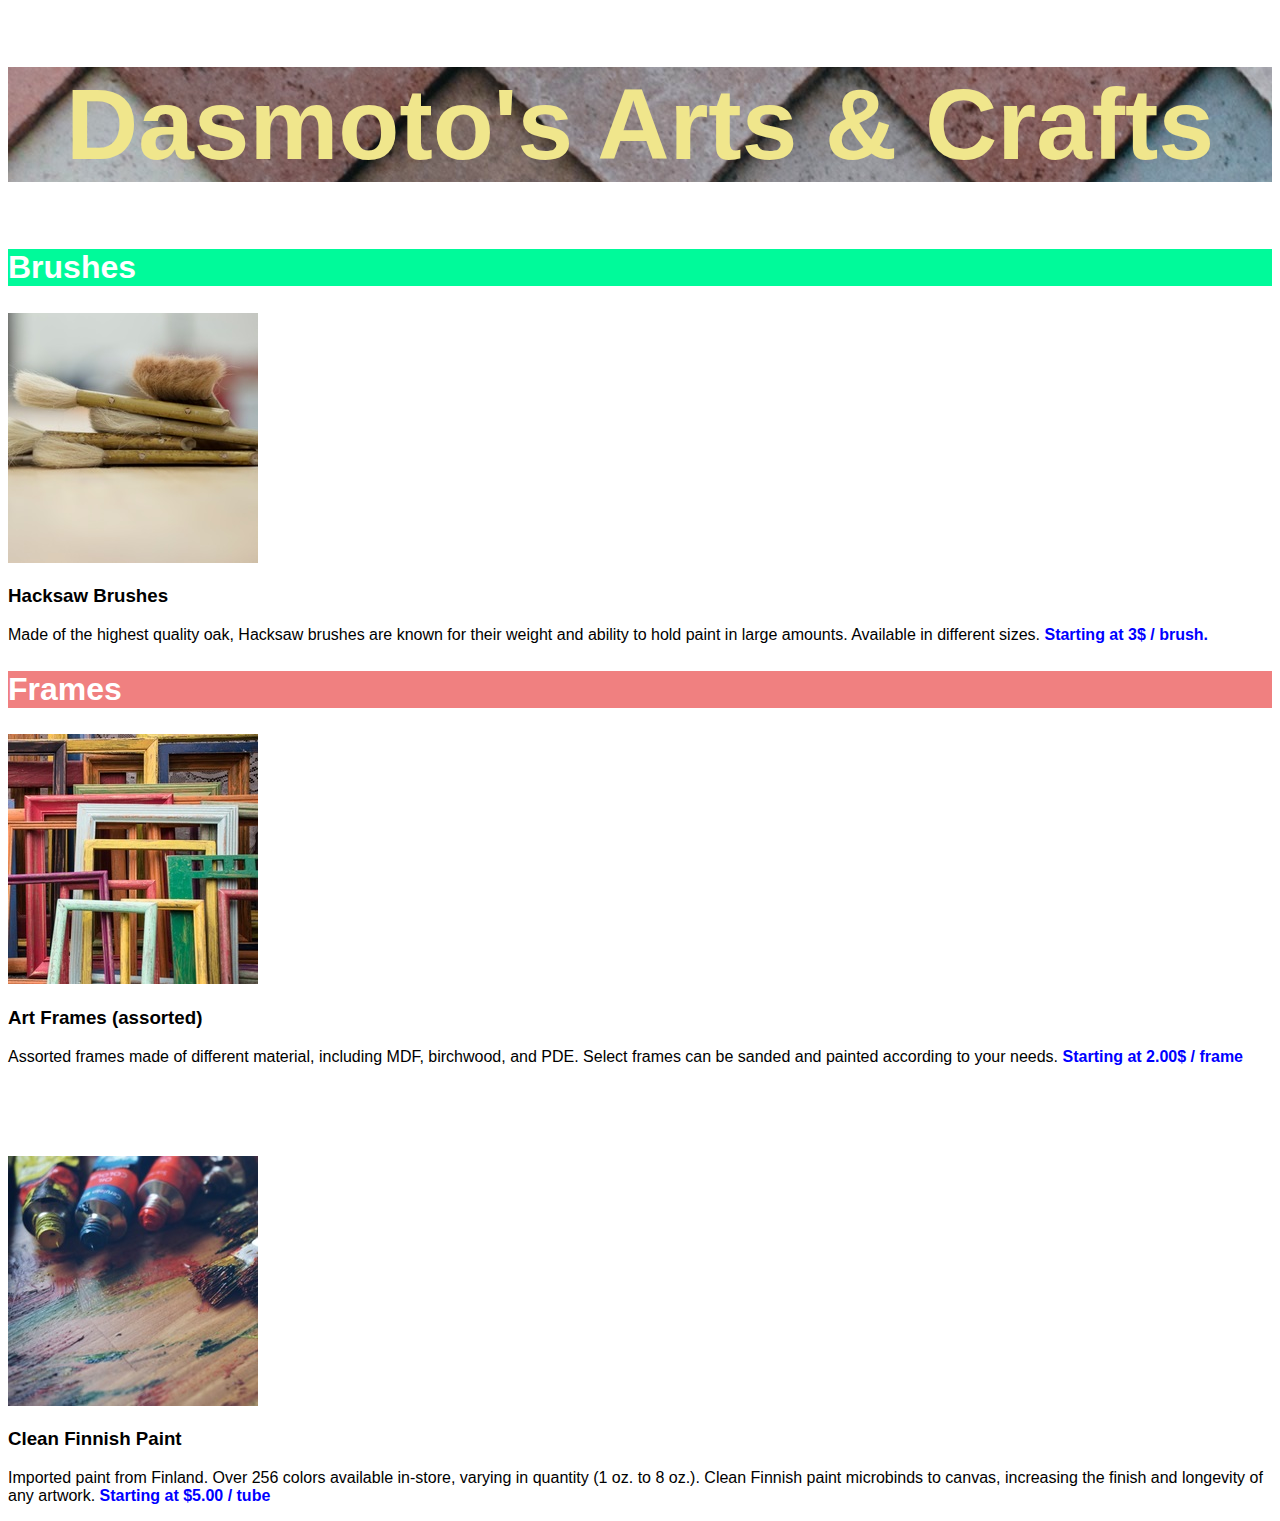
<file: Arts&Crafts/index.html>
<!DOCTYPE html>
<html lang="en">
<head>
    <meta charset="UTF-8">
    <meta name="viewport" content="width=device-width, initial-scale=1.0">
    <title>Dasmoto's Arts & Crafts</title>
    <link rel="stylesheet" href="index.css">
</head>
<body>
    <h1>Dasmoto's Arts & Crafts</h1>

    <div class="item">
        <h2 id="brush">Brushes</h2>
        <img src="/Arts&Crafts/images/hacksaw.jpeg"/>
        <h3>Hacksaw Brushes</h3>
        <p>Made of the highest quality oak, Hacksaw brushes are known for their weight and ability to hold paint in large amounts. Available in different sizes. <span class="price">Starting at 3$ / brush.</span></p>
    </div>

    <div class="item">
        <h2 id="frame">Frames</h2>
        <img src="/Arts&Crafts/images/frames.jpeg"/>
        <h3>Art Frames (assorted)</h3>
        <p>Assorted frames made of different material, including MDF, birchwood, and PDE. Select frames can be sanded and painted according to your needs. <span class="price">Starting at 2.00$ / frame</span></p>
    </div>

    <div class="item">
        <h2 id="Paint">Paint</h2>
        <img src="/Arts&Crafts/images/finnish.jpeg"/>
        <h3>Clean Finnish Paint</h3>
        <p>Imported paint from Finland. Over 256 colors available in-store, varying in quantity (1 oz. to 8 oz.). Clean Finnish paint microbinds to canvas, increasing the finish and longevity of any artwork. <span class="price">Starting at $5.00 / tube</span></p>
    </div>
</body>
</html>
</file>
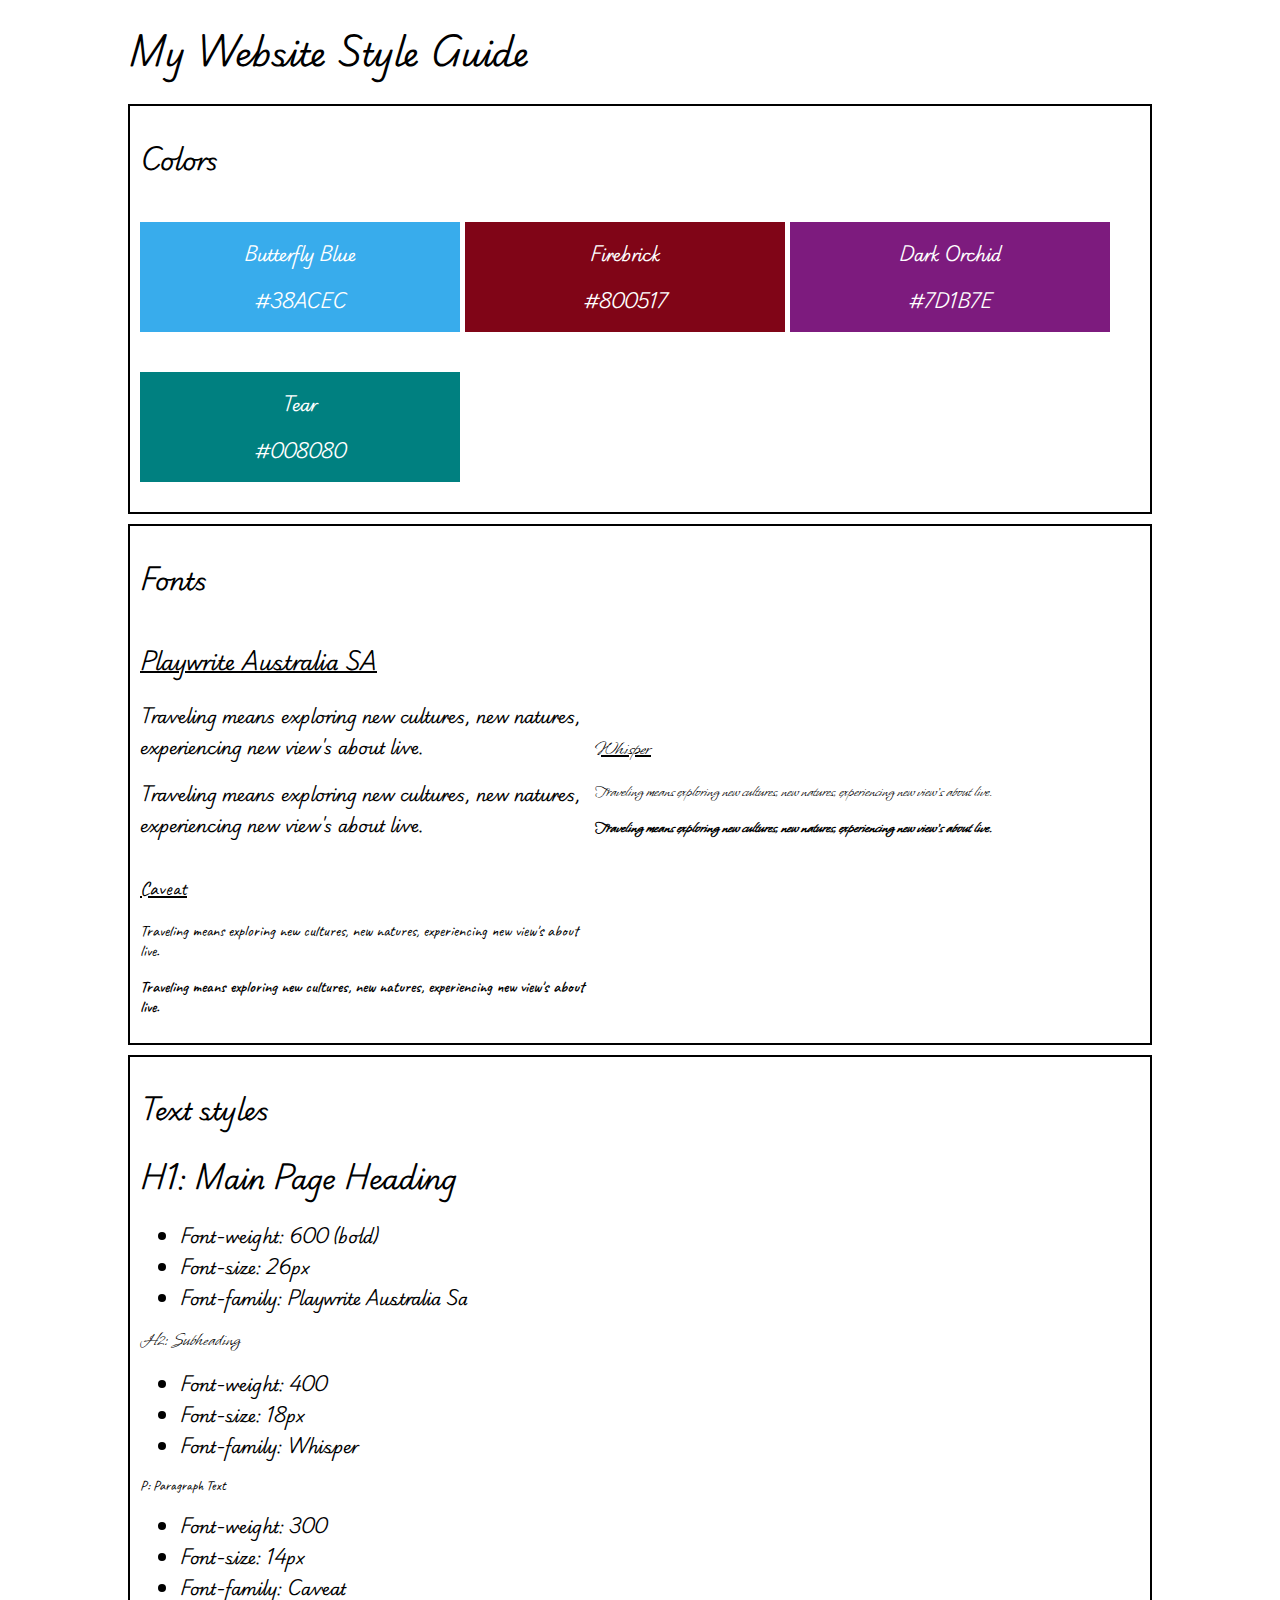
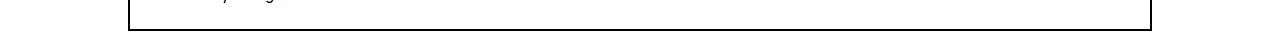
<file: Challenges/Challenge Project: Build a Website Design System/index.html>
<!DOCTYPE html>
<html lang="en">
<head>
    <meta charset="UTF-8">
    <meta name="viewport" content="width=device-width, initial-scale=1.0">
    <link href="https://fonts.googleapis.com/css2?family=Playwrite+AU+SA&display=swap" rel="stylesheet">
    <link href="https://fonts.googleapis.com/css2?family=Whisper&display=swap" rel="stylesheet">
    <link href="https://fonts.googleapis.com/css2?family=Caveat:wght@400..700&display=swap" rel="stylesheet">
    <link rel="stylesheet" href="./style.css">
    <title>Website Style Guide</title>
</head>
<body>
    <h1>My Website Style Guide</h1>

    <div class="container">
        <h2>Colors</h2>
        <div class="color-container">
            <div class="color-panel butterfly-blue">
                <p class="color-label">Butterfly Blue</p>
                <p class="color-hex">#38ACEC</p>
            </div>
            <div class="color-panel firebrick">
                <p class="color-label">Firebrick</p>
                <p class="color-hex">#800517</p>
            </div>
            <div class="color-panel dark-orchid">
                <p class="color-label">Dark Orchid</p>
                <p class="color-hex">#7D1B7E</p>
            </div>
            <div class="color-panel teal">
                <p class="color-label">Tear</p>
                <p class="color-hex">#008080</p>
            </div>
        </div>
    </div>

    <div class="container">
        <h2>Fonts</h2>
        <div class="font-container">
            <div class="font-panel">
                <p class="font-label playwrite-australia-sa">Playwrite Australia SA</p>
                <p class="regular playwrite-australia-sa">Traveling means exploring new cultures, new natures, experiencing new view's about live.</p>
                <p class="bold playwrite-australia-sa">Traveling means exploring new cultures, new natures, experiencing new view's about live.</p>
            </div>
            <div class="font-panel">
                <p class="font-label whisper">Whisper</p>
                <p class="regular whisper">Traveling means exploring new cultures, new natures, experiencing new view's about live.</p>
                <p class="bold whisper">Traveling means exploring new cultures, new natures, experiencing new view's about live.</p>
            </div>
            <div class="font-panel">
                <p class="font-label caveat">Caveat</p>
                <p class="regular caveat">Traveling means exploring new cultures, new natures, experiencing new view's about live.</p>
                <p class="bold caveat">Traveling means exploring new cultures, new natures, experiencing new view's about live.</p>
            </div>
        </div>
    </div>
    <div class="container">
        <h2>Text styles</h2>
        <div class="text-container">
            <div class="text-panel">
                <h1>H1: Main Page Heading</h1>
                <ul>
                    <li>Font-weight: 600 (bold)</li>
                    <li>Font-size: 26px</li>
                    <li>Font-family: Playwrite Australia Sa</li>
                </ul>
            </div>
            <div class="text-panel">
                <h2>H2: Subheading</h2>
                <ul>
                    <li>Font-weight: 400</li>
                    <li>Font-size: 18px</li>
                    <li>Font-family: Whisper</li>
                </ul>
            </div>
            <div class="text-panel">
                <p>P: Paragraph Text</p>
                <ul>
                    <li>Font-weight: 300</li>
                    <li>Font-size: 14px</li>
                    <li>Font-family: Caveat</li>
                </ul>
            </div>
        </div>
    </div>
</body>
</html>
</file>
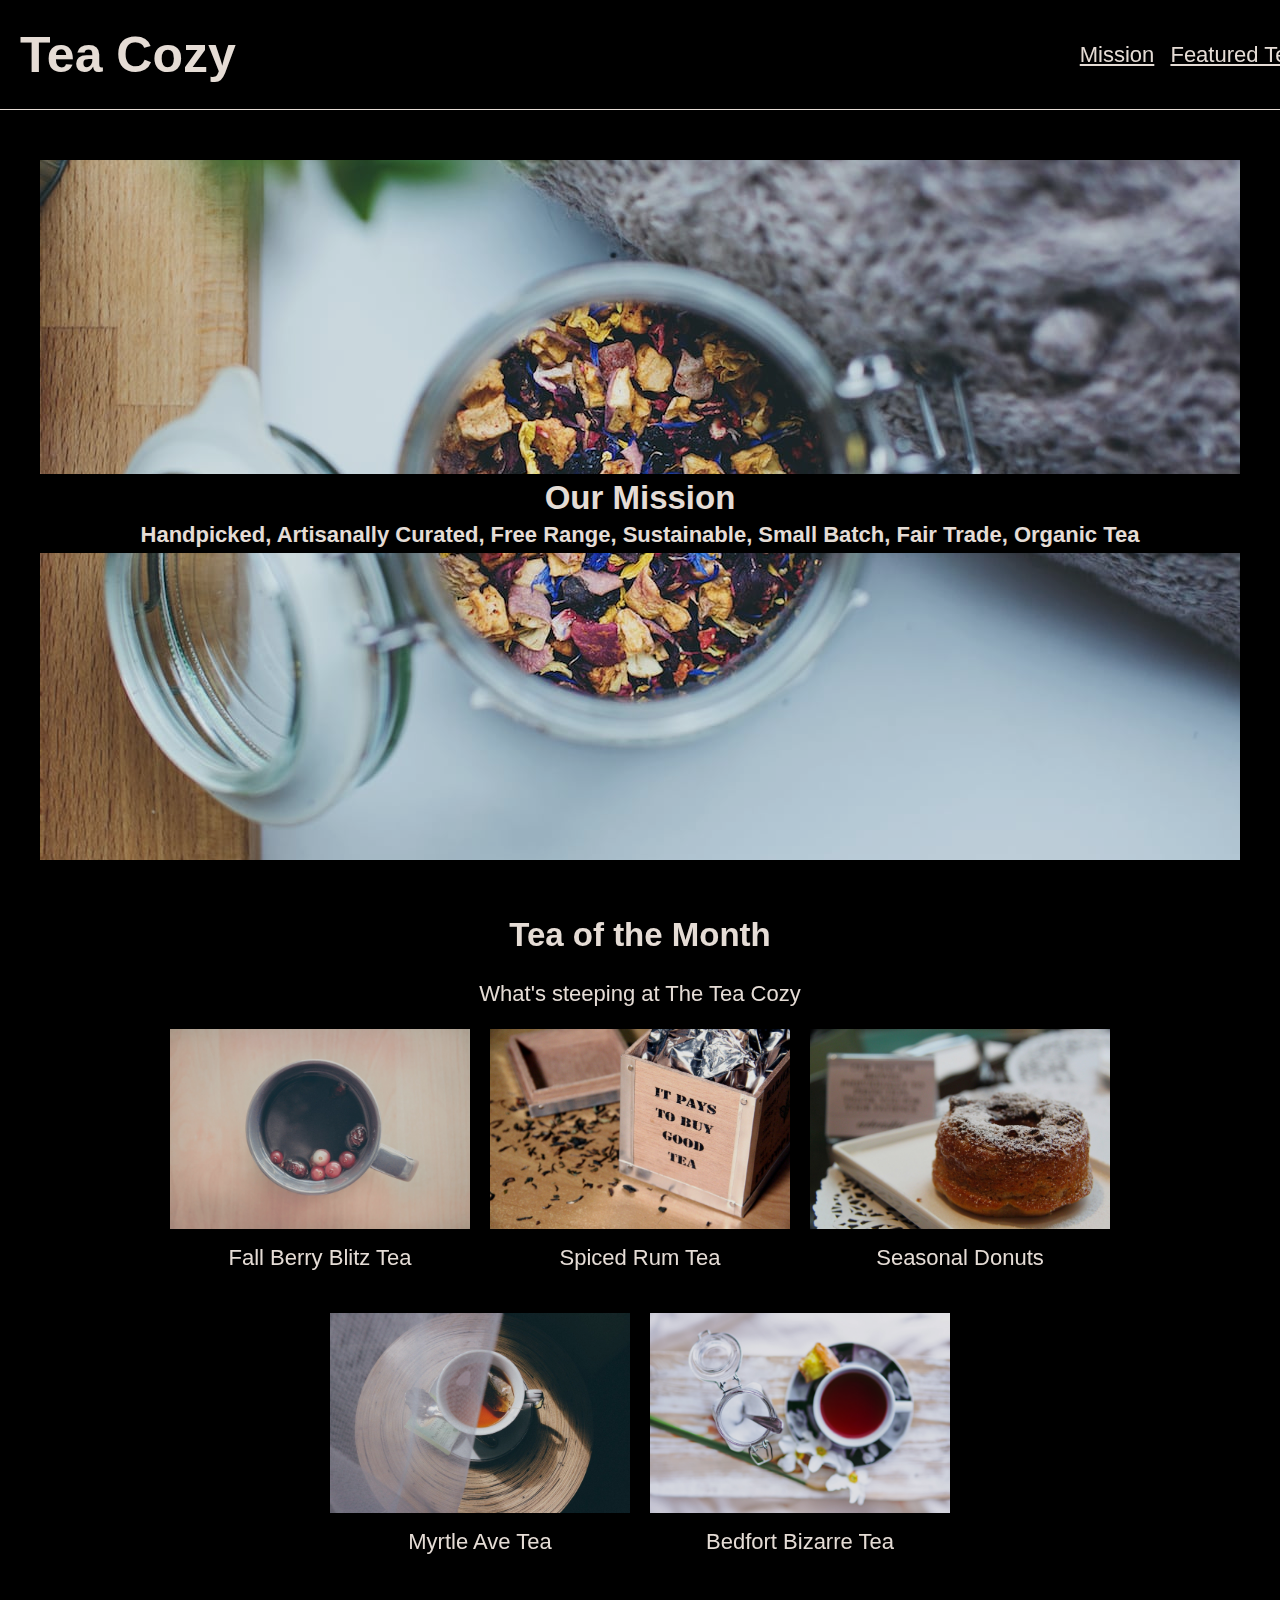
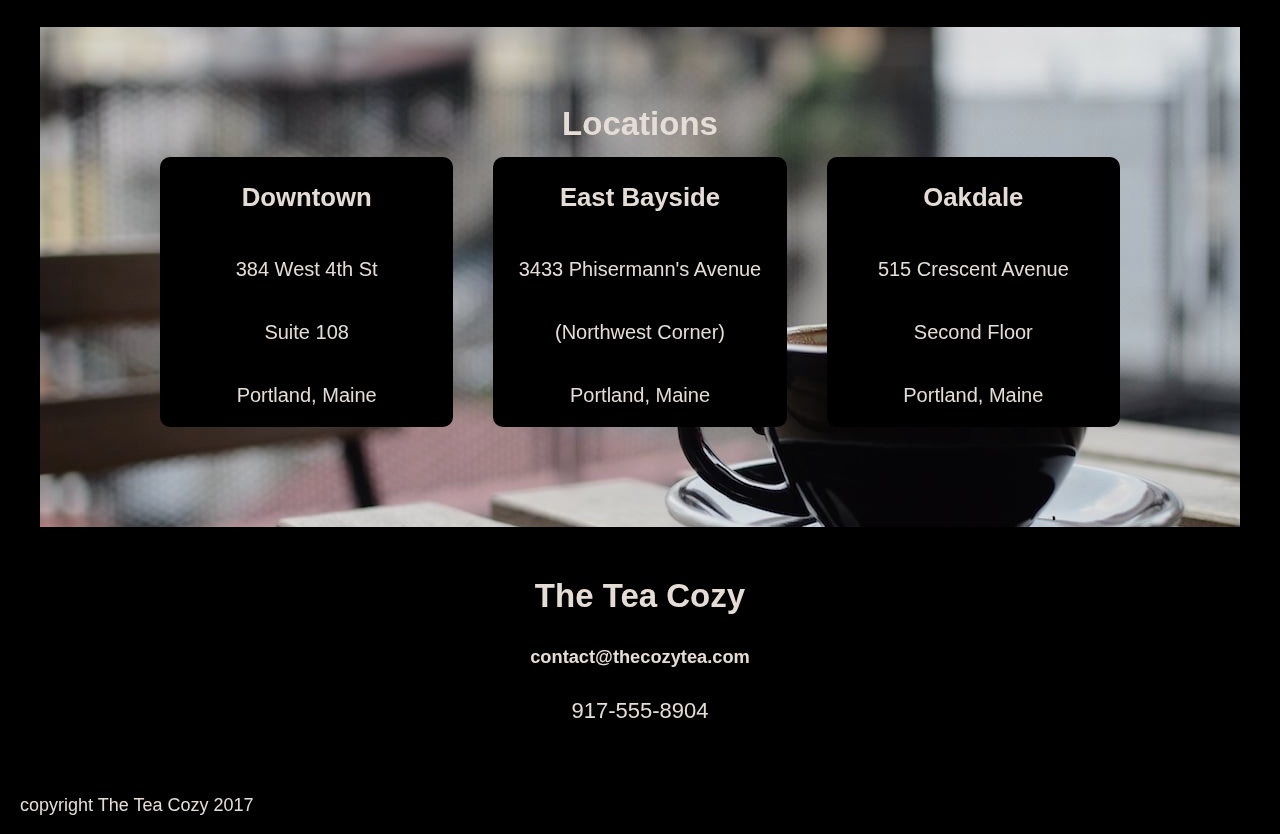
<file: Challenges/Cozy tea shop/index.html>
<!DOCTYPE html>
<html lang="en">
<head>
    <meta charset="UTF-8">
    <meta name="viewport" content="width=device-width, initial-scale=1.0">
    <link rel="stylesheet" href="style.css">
    <title>Tea Cozy</title>
</head>
<body>
    <header>
        <div class="menu">
            <h1>Tea Cozy</h1>
            <nav class="nav-links">
                <a href="">Mission</a>
                <a href="">Featured Tea</a>
                <a href="">Locations</a>
            </nav>
        </div>
    </header>
    </div>
    <div class="img-main"> 
        <img class="main" src="./Ressources/IMG/img-mission-background.jpg">
        <div class="text-overlay">
            <h2>Our Mission</h2>
            <h4>Handpicked, Artisanally Curated, Free Range, Sustainable, Small Batch, Fair Trade, Organic Tea</h4>
        </div>
    </div>
    <div class="teas-heading">
        <h2>Tea of the Month</h2>
        <p>What's steeping at The Tea Cozy</p>
    </div>
        <div class="teas">
            <div class="img">
                <img src="./Ressources/IMG/img-berryblitz.jpg">
                <p>Fall Berry Blitz Tea</p>
            </div>
            <div class="img">
                <img src="./Ressources/IMG/img-spiced-rum.jpg">
                <p>Spiced Rum Tea</p>
            </div>
            <div class="img">
                <img src="./Ressources/IMG/img-donut.jpg">
                <p>Seasonal Donuts</p>
            </div>
            <div class="img">
                <img src="./Ressources/IMG/img-myrtle-ave.jpg">
                <p>Myrtle Ave Tea</p>
            </div>
            <div class="img">
                <img src="./Ressources/IMG/img-bedford-bizarre.jpg">
                <p>Bedfort Bizarre Tea</p>
            </div>
        </div>
    <div class="locations">
        <img src="./Ressources/IMG/img-locations-background.jpg">
        <div class="text-overlay2">
            <h2>Locations</h2>
        </div>
        <div class="location-tiles">
            <div class="location-tile">
              <h3>Downtown</h3>
              <p>384 West 4th St</p>
              <p>Suite 108</p>
              <p>Portland, Maine</p>
            </div>
            <div class="location-tile">
              <h3>East Bayside</h3>
              <p>3433 Phisermann's Avenue</p>
              <p>(Northwest Corner)</p>
              <p>Portland, Maine</p>
            </div>
            <div class="location-tile">
              <h3>Oakdale</h3>
              <p>515 Crescent Avenue</p>
              <p>Second Floor</p>
              <p>Portland, Maine</p>
            </div>
        </div>
    </div>

    <div class="contact">
        <h2>The Tea Cozy</h2>
        <h5>contact@thecozytea.com</h5>
        <p>917-555-8904</p>
    </div>
    <footer>
        <div class="footer">
            <p>copyright The Tea Cozy 2017</p>
        </div>
    </footer>
</body>
</html>
</file>
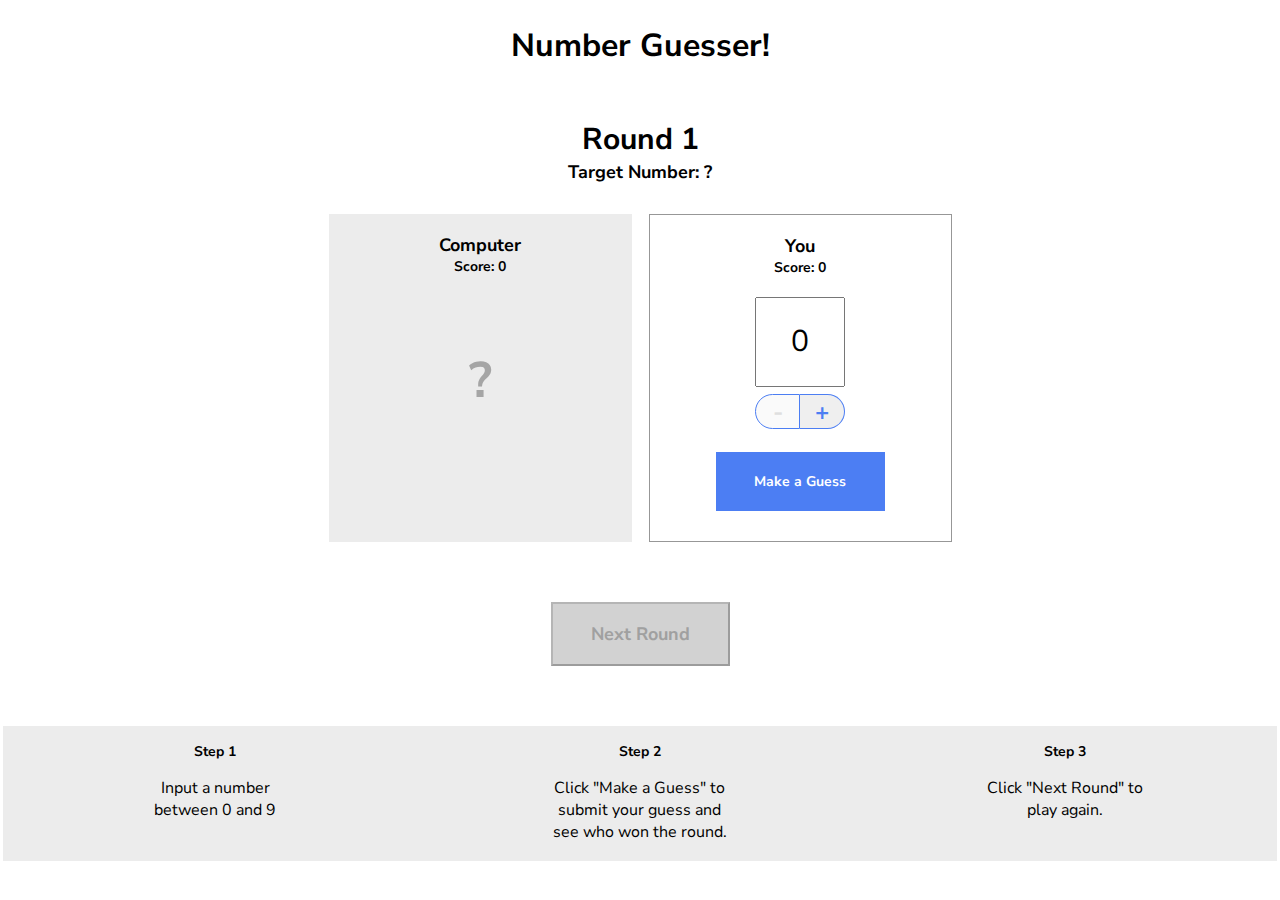
<file: Challenges/number-guesser-starting/index.html>
<!doctype html>

<html>
  <head>
    <title>Number Guesser</title>
    <link href="https://fonts.googleapis.com/css?family=Nunito+Sans:400,700" rel="stylesheet">
    <link rel="stylesheet" href="./style.css">
  </head>
  <body>
    <div class="game-container">
      <header>
        <h1>Number Guesser!</h1>
      </header>
      
      <div class="rounds">
        <p class="round-label">Round <span id="round-number">1</span></p>
        <p class="guess-label">Target Number: <span id="target-number">?</span></p>
      </div>

      <div class="guessing-area">
        <div class="guess computer-guess">
          <div class="guess-title">
            <p class="guess-label">Computer</p>
            <p class="score-label">Score: <span id="computer-score">0</span></p>
          </div>
          <p id="computer-guess">?</p>
          <p class="winning-text" id="computer-wins"></p>
        </div>
        <div class="guess human-guess">
          <div class="guess-title">
            <p class="guess-label">You</p>
            <p class="score-label">Score: <span id="human-score">0</span></p>
          </div>
          <input type="number" id="human-guess" min=0 max=9 value=0>
          <div class="number-controls">
            <button class="number-control left" id="subtract" disabled>-</button>
            <button class="number-control right" id="add">+</button>
          </div>
          <button class="button" id="guess">Make a Guess</button>
        </div>
      </div>

      <div class="next-round-container">
        <button class="button" id="next-round" disabled>Next Round</button>
      </div>

    </div>
    
    <div class="instructions">
      <div class="instruction">
        <h3>Step 1</h3>
        <p>Input a number between 0 and 9</p>
      </div>
      <div class="instruction">
        <h3>Step 2</h3>
        <p>Click "Make a Guess" to submit your guess and see who won the round.</p>
      </div>
      <div class="instruction">
        <h3>Step 3</h3>
        <p>Click "Next Round" to play again.</p>
      </div>
    </div>

    <script src="./script.js"></script>
    <script src="./game.js"></script>
  </body>
</html>
</file>
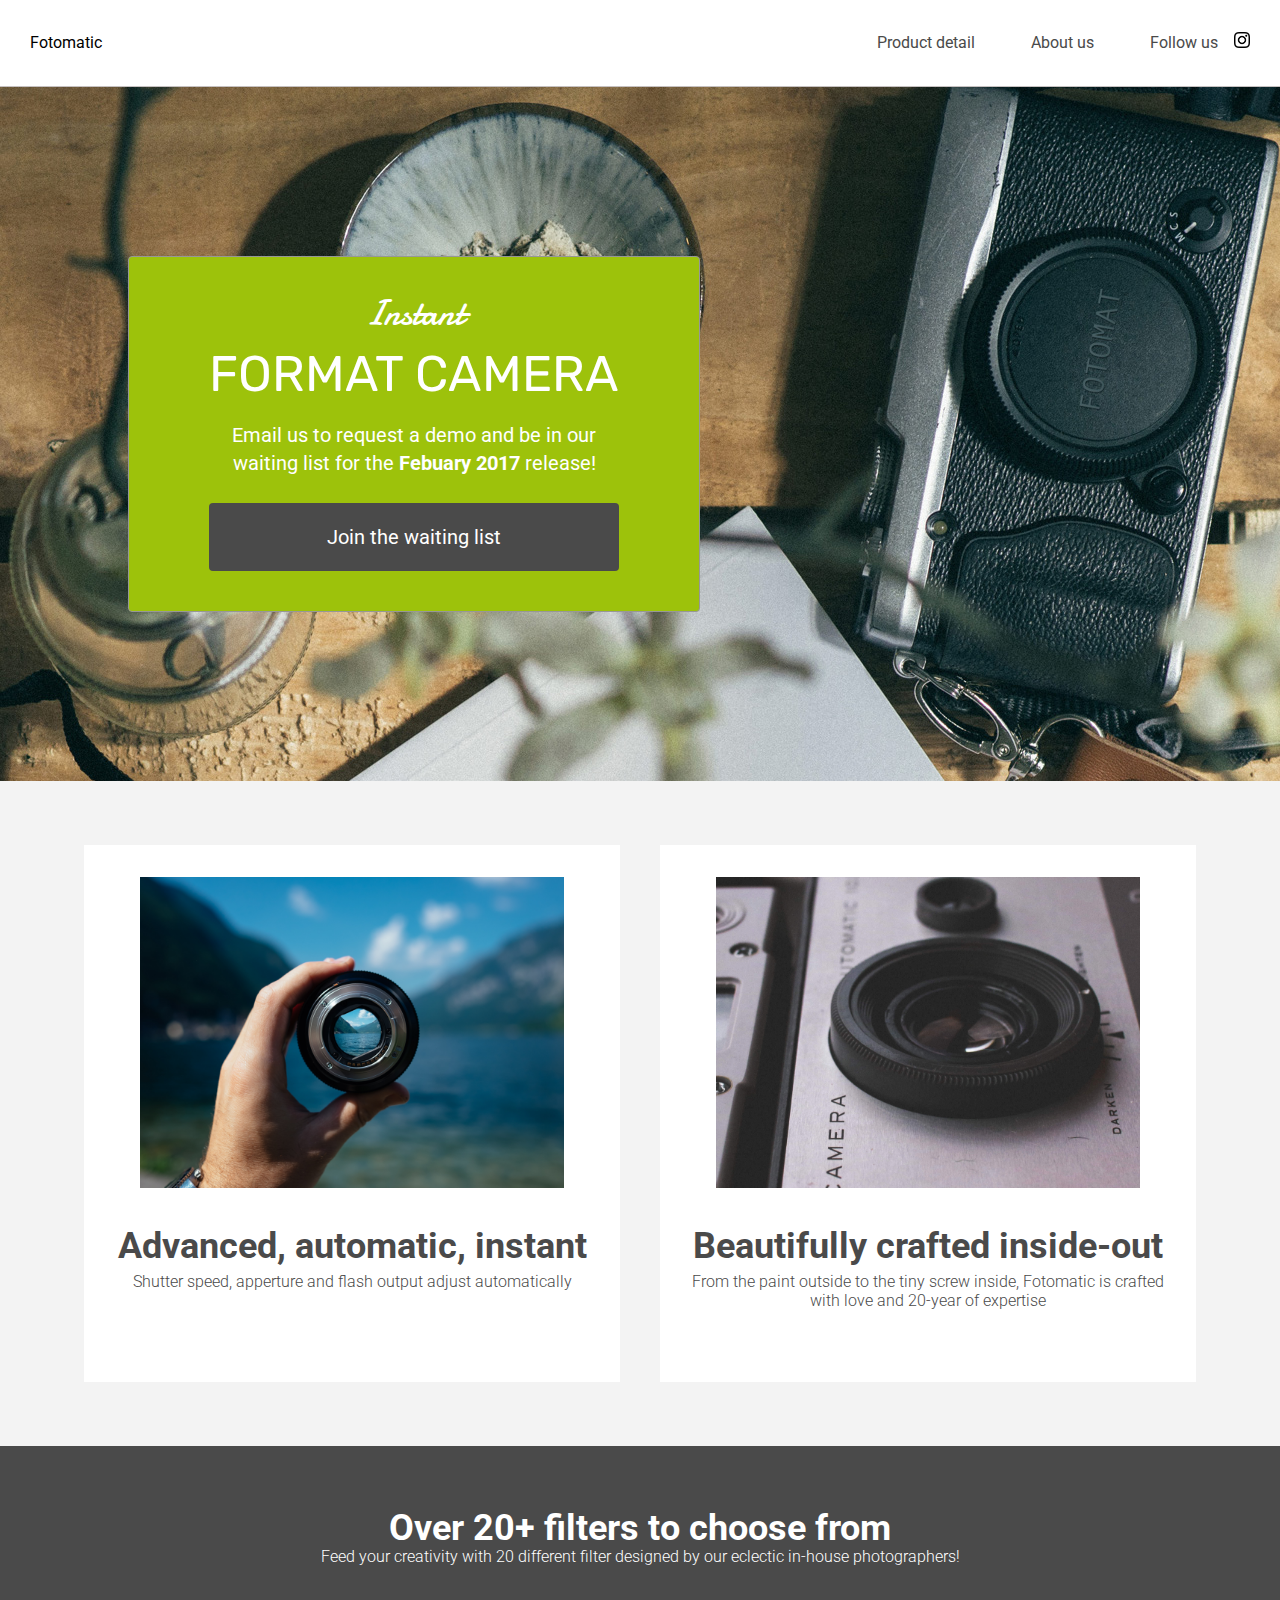
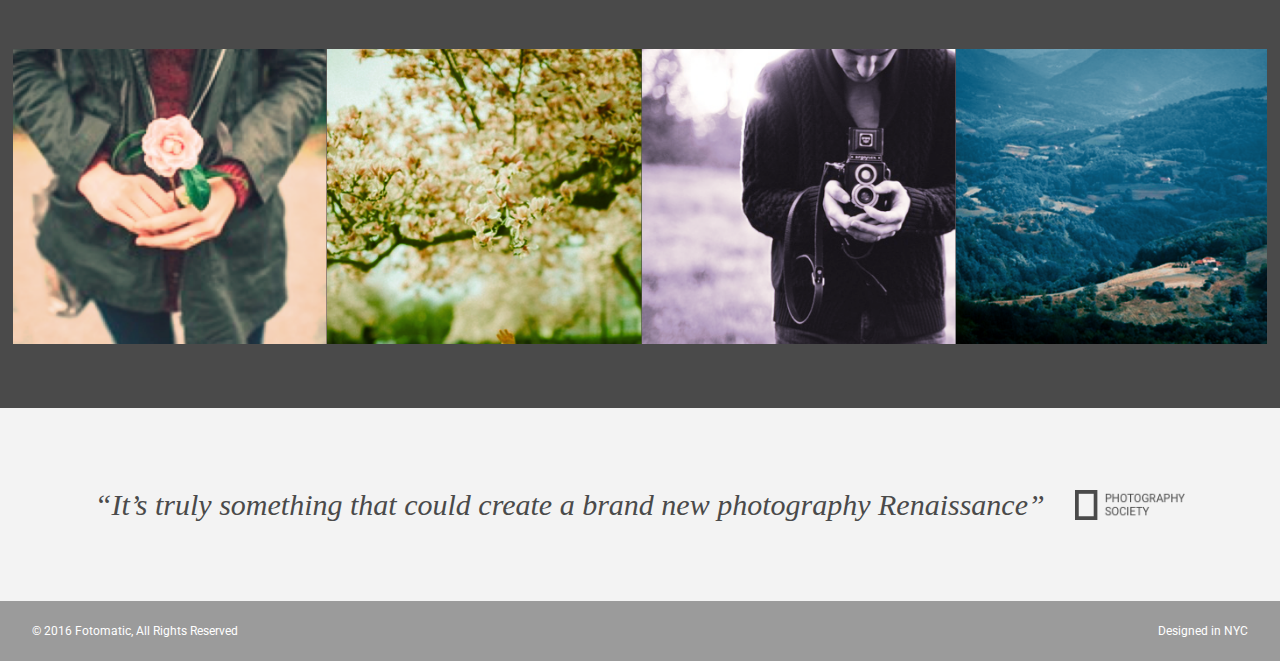
<file: Challenges/Flexbox business site/F1C1_solution/index.html>
<!DOCTYPE html>
<html>
<head>
  <link href="https://fonts.googleapis.com/css?family=Damion" rel="stylesheet">
  <link href="https://fonts.googleapis.com/css?family=Rubik" rel="stylesheet">
  <link href="https://fonts.googleapis.com/css?family=Roboto:300,400,600,700" rel="stylesheet">
  <link rel="stylesheet" href="./resources/css/reset.css">
  <link rel="stylesheet" href="./resources/css/style.css">
  <title>Fotomatic</title>
</head>
<body>
  <!-- Header -->
  <header>
    <div class="content">
      <a href="index.html" class="desktop logo">Fotomatic</a>
      <nav class="desktop">
        <ul>
          <li><a href="#">Product detail</a></li>
          <li><a href="#">About us</a></li>
          <li><a href="https://www.instagram.com/" target="_blank">Follow us <img class="icon" src="./resources/images/instagram.png"></a></li>
          <li><a href="#" class="button">Join us</a></li>
        </ul>
      </nav>
      <nav class="mobile">
        <ul>
          <li><a href="#"><img src="./resources/images/ic-logo.svg"></a></li>
          <li><a href="#"><img src="./resources/images/ic-product-detail.svg"></a></li>
          <li><a href="#"><img src="./resources/images/ic-about-us.svg"></a></li>
          <li><a href="#" class="button">Join us</a></li>
        </ul>
      </nav>
    </div>
  </header>

  <!-- Main Content -->
  <div class="main-content">

    <!-- Sign Up Section -->
    <div id="sign-up-section" class="banner">
      <div id="sign-up-cta">
        <div class="content center">
          <div class="header">
            <h2 class="cursive">Instant</h2>
            <h1 class="striking">FORMAT CAMERA</h1>
          </div>
          <div class="email">
            <span>
              Email us to request a demo and be in our waiting list for the <strong>Febuary 2017</strong> release!
            </span>
            <div class="button">Join the waiting list</div>
          </div>
        </div>
      </div>
    </div>

    <!-- Features Section -->
    <div id="features-section">
      <div class="feature">
        <div class="center">
          <div class="image-container">
            <img src="./resources/images/feature-1.png" />
          </div>
          <div class="content">
            <h2>Advanced, automatic, instant</h2>
            <h3>Shutter speed, apperture and flash output adjust automatically</h3>
          </div>
        </div>
      </div>
      <div class="feature">
        <div class="center">
          <div class="image-container">
            <img src="./resources/images/feature-2.png" />
          </div>
          <div class="content">
            <h2>Beautifully crafted inside-out</h2>
            <h3>From the paint outside to the tiny screw inside, Fotomatic is crafted with love and 20-year of expertise</h3>
          </div>
        </div>
      </div>
    </div>

    <!-- Filters Section -->
    <div id="filters-section">
      <div class="content center">
        <h2>Over 20+ filters to choose from</h2>
        <h3>Feed your creativity with 20 different filter designed by our eclectic in-house photographers!</h3>
      </div>
      <div class="images-container">
        <div class="image-container">
          <img src="./resources/images/filter-1.png" />
        </div>
        <div class="image-container">
          <img src="./resources/images/filter-2.png" />
        </div>
        <div class="image-container">
          <img src="./resources/images/filter-3.png" />
        </div>
        <div class="image-container extra">
          <img src="./resources/images/filter-4.png" />
        </div>
      </div>
    </div>

    <!-- Quotes Section -->
    <div id="quotes-section">
      <div class="content center">
        <span class="quote">“It’s truly something that could create a brand new photography Renaissance”</span>
        <img class="quote-citation" src="./resources/images/photography-logo.png" />
      </div>
    </div>

    <!-- Footer -->
    <footer>
      <div class="content">
        <span class="copyright">© 2016  Fotomatic, All Rights Reserved</span>
        <span class="location">Designed in NYC</span>
      </div>
    </footer>

  </div>
</body>
</html>
</file>
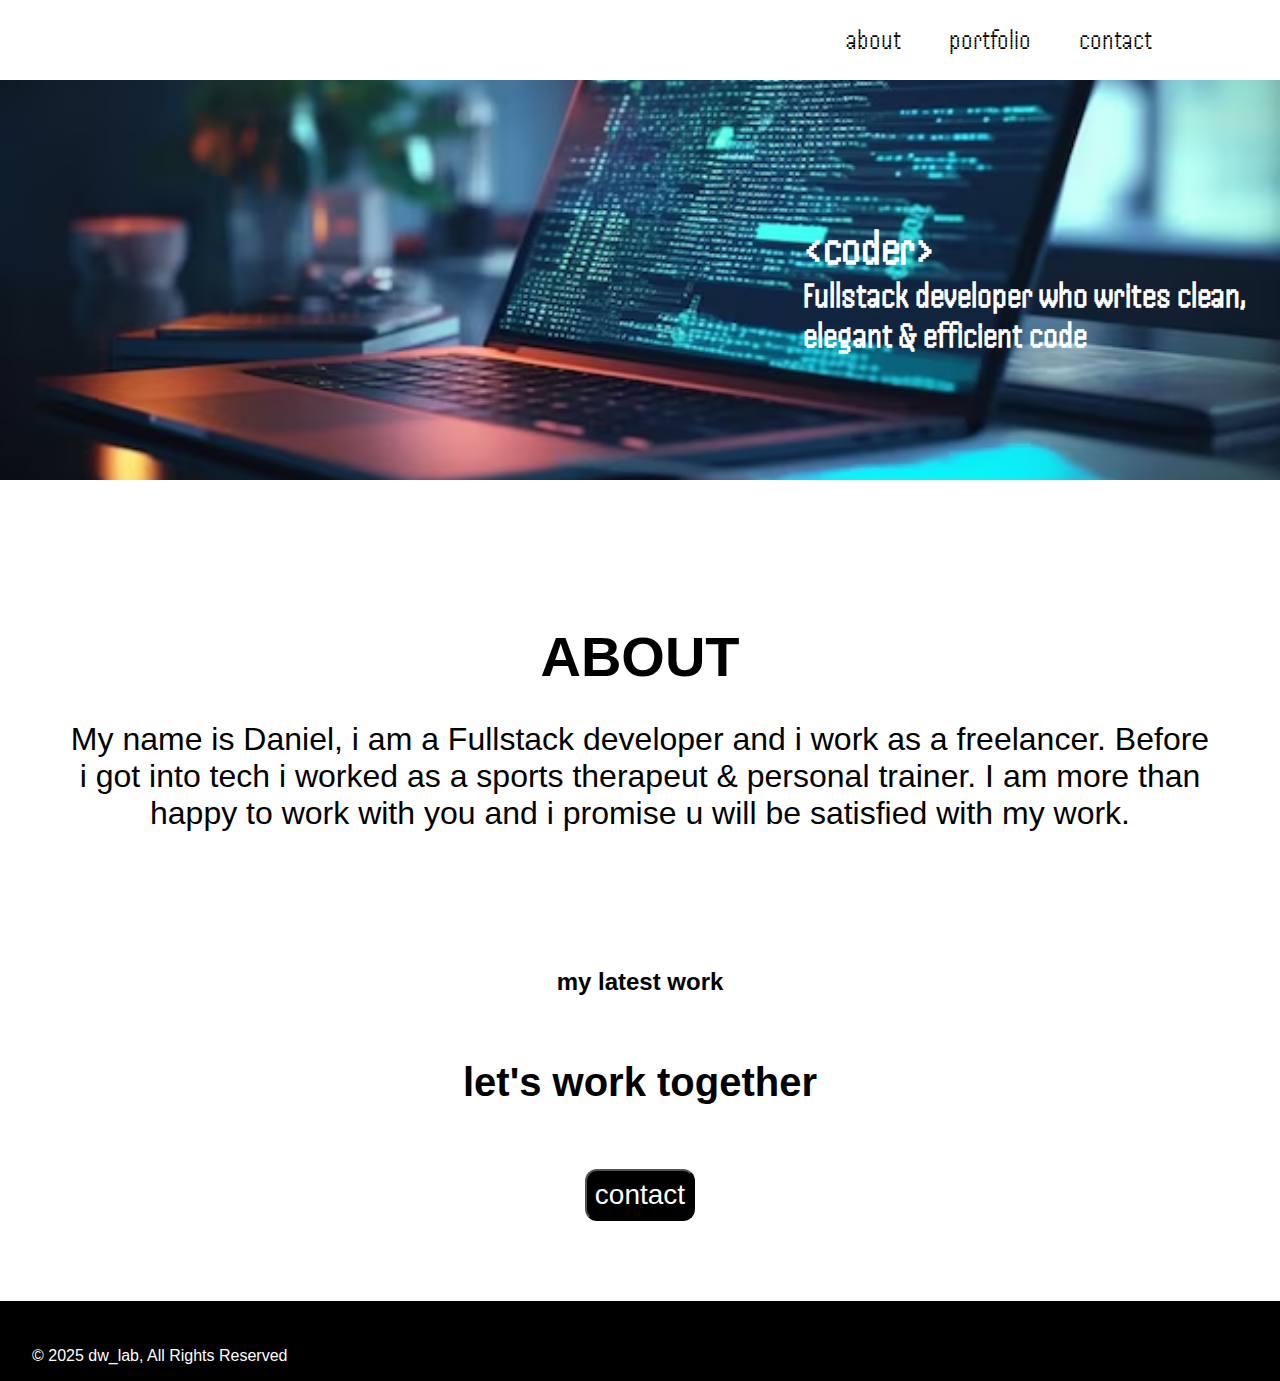
<file: Challenges/Flexbox business site/flexbox-business-site-starting/index.html>
<!DOCTYPE html>

<html>
  <head>
    <link rel="preconnect" href="https://fonts.googleapis.com">
    <link rel="preconnect" href="https://fonts.gstatic.com" crossorigin>
    <link href="https://fonts.googleapis.com/css2?family=Handjet&display=swap" rel="stylesheet">
    <link rel="stylesheet" href="styles.css">
    <title>dw_lab</title>
  </head>

  <body>
    <header>
      <div class="menu">
        <a href="#" class="logo"></a>
        <nav class="navigation">
          <ul>
            <li><a href="#" class="about">about</a></li>
            <li><a href="#" class="portfolio">portfolio</a></li>
            <li><a href="#" class="contact">contact</a></li>
          </ul>
        </nav>
      </div>
    </header>

    <!--main content-->

    <div class="main-content" class="banner">
      <div class="header">
        <h1 class="coder">&lt;coder&gt;</h1>
        <h2 class="description">Fullstack developer who writes clean, </br>elegant & efficient code</h2>
      </div>
    </div>

    <!--about selection-->
    <div class="about-section">
      <div class="about-content">
        <h2 class="title">ABOUT</h2>
        <p>My name is Daniel, i am a Fullstack developer and i work as a freelancer.
          Before i got into tech i worked as a sports therapeut & personal trainer.
          I am more than happy to work with you and i promise u will be satisfied with my work.
        </p>
      </div>
    </div>

    <!--portfolio section-->
    <div class="portfolio-section">
      <div class="portfolio-content">
        <h2 class="port">my latest work</h2>
      </div>
    </div>

    <!--contact section-->
    <div class="contact-section">
      <div class="contact-content">
        <h2 class="cont">let's work together</h2>
        <button href="#" class="button">contact</button>
      </div>
    </div>

    <!--footer section-->
    <footer>
      <div class="footer">
        <p class="copy">© 2025  dw_lab, All Rights Reserved</p>
      </div>
    </footer>
    
  </body>
</html>
</file>
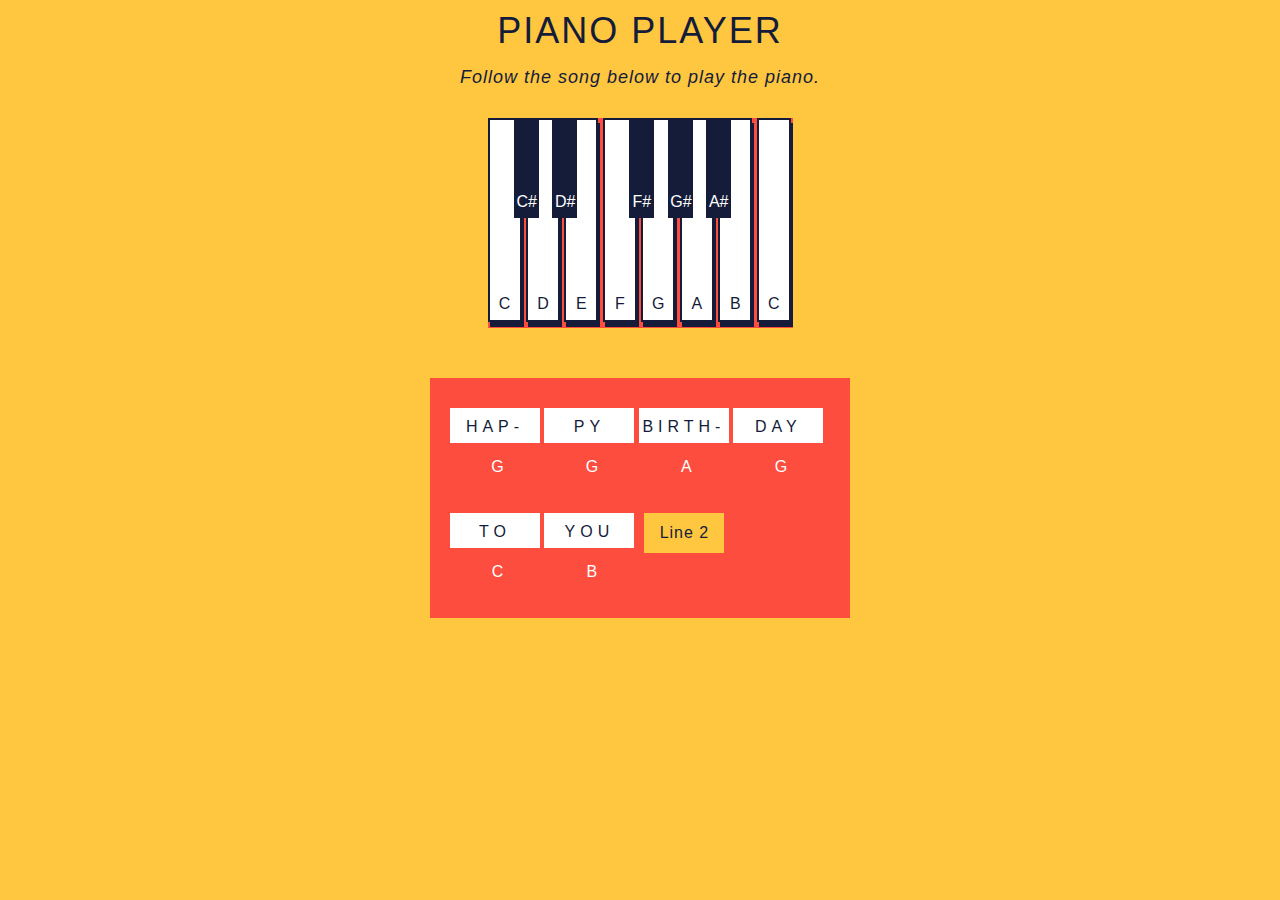
<file: Challenges/piano/.vscode/piano/index.html>
<!DOCTYPE html>
<html lang="en" >

<head>
  <meta charset="UTF-8">
  <link rel="stylesheet" href="styles.css">
</head>

<body>
  <p class='title'>Piano Player</p>
  <p id='demo'>Follow the song below to play  the piano.</p>
  <section class="piano">
    <section id='c-key' class="key">
      <section class='keynote'>C</section>
    </section>
    <section id='c-sharp-key' class="black-key">
      <section class='black-keynote'>C#</section>
    </section>
    <section id='d-key' class="key">
      <section class='keynote'>D</section>
    </section>
    <section id='d-sharp-key' class="black-key">
      <section class='black-keynote'>D#</section>
    </section>
    <section id='e-key' class="key">
      <section class='keynote'>E</section>
    </section>
    <section id='f-key' class="key">
      <section class='keynote'>F</section>
    </section>
    <section id='f-sharp-key' class="black-key">
      <section class='black-keynote'>F#</section>
    </section>
    <section id='g-key' class="key">
      <section class='keynote'>G</section>
    </section>
    <section id='g-sharp-key' class="black-key">
      <section class='black-keynote'>G#</section>
    </section>
    <section id='a-key' class="key">
      <section class='keynote'>A</section>
    </section>
    <section id='a-sharp-key' class="black-key">
      <section class='black-keynote'>A#</section>
    </section>
    <section id='b-key' class="key">
      <section class='keynote'>B</section>
    </section>
    <section id='high-c-key' class="key">
      <div class='keynote'>C</div>
    </section>
  </section>

  <section id='lyrics'>
    <section id='column-one'>
      <section id="word-one">HAP-</section>
      <section id="letter-note-one">G</section>
    </section>
    <section id='column-two'>
      <section id="word-two">PY</section>
      <section id="letter-note-two">G</section>
    </section>
    <section id='column-three'>
      <section id="word-three">BIRTH-</section>
      <section id="letter-note-three">A</section>
    </section>
    <section id='column-four'>
      <section id="word-four">DAY</section>
      <section id="letter-note-four">G</section>
    </section>
    <section id='column-five'>
      <section id="word-five">TO</section>
      <section id="letter-note-five">C</section>
    </section>
    <section id='column-six'>
      <section id="word-six">YOU</section>
      <section id="letter-note-six">B</section>
    </section>
    <section id='column-optional' class='column-optional'>
      <section id="word-optional">END</section>
      <section id="letter-note-optional">A</section>
    </section>

    <button id="first-next-line">Line 2</button>
    <button id="second-next-line">Line 3</button>
    <button id="third-next-line">Line 4</button>
    <button id="fourth-next-line">Reset</button>
  </section>

  <script  src="main.js"></script>

</body>
</html>
</file>
<file: Arts&Crafts/index.css>
h1, h2, h3, p {
    font-family: "Helvetica", sans-serif;
}

h1 {
    background-image: url(./images/pattern.jpeg);
    text-align: center;
    font-size: 100px;
    font-weight: bold;
    color: khaki;
}

.item h2 {
    font-size: 32px;
    font-weight: bold;
    color: white;
}

.price {
    font-weight: bold;
    color: blue;
}

#brush {
    background-color: mediumspringgreen;
}

#frame {
    background-color: lightcoral;
}

#paint {
    background-color: skyblue;
}
</file>
<file: Challenges/Challenge Project: Build a Website Design System/style.css>
body {
    font-family: 'Playwrite AU SA';
    margin: 0 10%;
}

.container {
    border: 2px solid black;
    padding: 10px;
    margin: 10px auto;
}

.color-container {
    width: 100%;
}

.color-panel {
    display: inline-block;
    width: 32%;
    text-align: center;
    margin: 20px auto;
    min-height: 100px;
}

.butterfly-blue {
    background-color: #38ACEC;
    color: white;
}

.firebrick {
    background-color: #800517;
    color: white;
}

.dark-orchid {
    background-color: #7D1B7E;
    color: white;
}

.teal {
    background-color: #008080;
    color: white;
}


.font-panel {
    display: inline-block;
    width: 45%;
}

.font-label {
    font-size: 20px;
    text-decoration: underline;
}

.regular {
    font-style: normal;
}

.bold {
    font-weight: 600;
}

.playwrite-australia-sa {
    font-family: 'Playwrite AU SA', sans-serif;
}

.whisper {
    font-family: 'Whisper', sans-serif;
}

.caveat {
    font-family: 'Caveat', sans-serif;
}

.text-panel h1 {
    font-weight: 600;
    font-size: 26px;
    font-family: 'Playwrite AU SA', sans-serif;
}

.text-panel h2 {
    font-weight: 400;
    font-size: 18px;
    font-family: 'Whisper', sans-serif;
}

.text-panel p {
    font-weight: 300;
    font-size: 14px;
    font-family: 'Caveat', sans-serif;
}
</file>
<file: Challenges/Cozy tea shop/style.css>
body {
    font-family: 'Helvetica';
    font-size: 22px;
    color: seashell;
    background-color: black;
    opacity: 0.9;
    text-align: center;
    margin: 0;
    overflow-x: hidden;
}

@media (max-width: 768px) {
    .menu {
        flex-direction: column;
    }
    .location-tiles {
        flex-direction: column;
    }
}

h1 {
    font-size: 50px;
    margin: 0 10px;
}

.nav-links a {
    color: seashell;
    margin-left: 10px;
    text-decoration: underline;
}

.menu {
    height: 69px;
    border-bottom: 1px solid seashell;
    display: flex;
    justify-content: space-between;
    align-items: center;
    padding: 20px 10px;
    width: 1400px;
}

.img-main {
    position: relative;
    width: 100%;
    max-width: 1200px;
    margin: 50px auto;
}

.img-main img {
    height: 700px;
    width: 100%;
    object-fit: cover;
}

.text-overlay {
    position: absolute;
    top: 50%;
    transform: translateY(-50%);
    text-align: center;
    width: 100%;
    text-align: center;
    background-color: black;
}

.text-overlay h2,
.text-overlay h4 {
    margin: 5px 0;
}

img {
    height: 200px;
    width: 300px;
}

.teas {
    width: 1000px;
    margin: 0 auto;
    display: flex;
    flex-wrap: wrap;
    gap: 20px;
    justify-content: center;
}

.img p {
    margin-top: 10px;
}

.locations {
    position: relative;
    width: 100%;
    max-width: 1200px;
    margin: 50px auto;
    height: 500px;
}

.locations img {
    width: 100%;
    max-width: 1200px;
    height: 500px;
    object-fit: cover;
    display: block;
    margin: 0 auto;
}

.location-tiles {
    position: absolute;
    top: 50%;
    left: 50%;
    transform: translate(-50%, -50%); /* Center the tiles */
    display: flex;
    justify-content: space-between;
    align-items: center;
    gap: 40px;
    width: 80%; /* Makes the tiles container smaller, fitting nicely over the image */
    align-content: center;
    margin-top: 15px;
}

.location-tile {
    background-color: black;
    color: seashell;
    width: 300px;
    height: 250px; /* Optional: or a fixed height like 200px */
    padding-top: 10px;
    padding-bottom: 10px;
    text-align: center;
    border-radius: 10px;
    display: flex;
    flex-direction: column;
    justify-content: center; /* This centers the content vertically */
}

.location-tile p {
    font-size: 20px;
}

.text-overlay2 {
    position: absolute;
    top: 10%;
    text-align: center;
    width: 1200px;
}


  .contact {
    height: 200px;
  }

  .footer p {
    text-align: left;
    margin-left: 20px;
    font-size: 18px;
  }
</file>
<file: Challenges/number-guesser-starting/style.css>
* {
  font-family: 'Nunito Sans';
  box-sizing: border-box;
}

body {
  margin: 0 auto;
  padding: 3px;
  background-color: #fff;
}

.game-container {
  max-width: 640px;
  margin: 0 auto;
  text-align: center;
}

header {
  display: flex;
  justify-content: center
}

.rounds {
  display: flex;
  flex-direction: column;
  align-items: center;
  margin-bottom: 30px;
}

.round-label {
  font-size: 30px;
  font-weight: 700;
  margin-bottom: 0px;
}

.guess {
  min-width: 303px;
  height: 328px;
  display: flex;
  flex-direction: column;
  align-items: center;
  padding: 19px;
}

.guessing-area {
  display: flex;
  justify-content: space-around;
  align-items: flex-start;
  margin-bottom: 60px;
}

.guess-title {
  display: flex;
  flex-direction: column;
  align-items: center;
  justify-content: flex-start;
  margin-bottom: 20px;
}

.guess-label {
  font-size: 18px;
  font-weight: 700;
  margin: 0;
}

.score-label {
  font-size: 14px;
  font-weight: 700;
  margin: 0;
}

.target-guess {
  display: flex;
  flex-direction: column;
  align-items: center;
  justify-content: flex-start;
}

.computer-guess {
  background-color: #ececec;
}

#computer-guess {
  font-size: 50px;
  font-weight: 700;
  color: #a5a5a5;
}

.human-guess {
  border: 1px solid #979797;
}

.guess input {
  height: 90px;
  width: 90px;
  font-size: 30px;
  text-align: center;
  margin: 0 auto;
  margin-bottom: 7px;
}

.number-controls {
  font-size: 0;
  margin-bottom: 23px;
}

.number-control {
  border: solid 1px #4c7ef3;
  display: inline-block;
  width: 45px;
  height: 35px;
  font-size: 24px;
  font-weight: 700;
  color: #4c7ef3;
  cursor: pointer;
}

.number-controls button[disabled] {
  color: #dfdfdf;
  cursor: default;
}

.left {
  border-top-left-radius: 22.5px;
  border-bottom-left-radius: 22.5px;
}

.right {
  border-top-right-radius: 22.5px;
  border-bottom-right-radius: 22.5px;
  border-left-width: 0px;
}

.controls {
  display: flex;
  justify-content: space-around;
}

.button {
  background-color: #4c7ef3;
  color: #fff;
  cursor: pointer;
}

#guess {
  padding: 20px;
  width: 169px;
  height: 59px;
  border: none;
  font-weight: 700;
  font-size: 14px;
}

input[type=number]::-webkit-inner-spin-button {
  -webkit-appearance: none;
}

#next-round {
  width: 179px;
  height: 64px;
  font-size: 18px;
  font-weight: bold;
  margin-left: auto;
  margin-right: auto;
  margin-bottom: 60px;
}
  
.button[disabled] {
  background-color: #d2d2d2;
  color: #a0a0a0;
  cursor: default;
}

.instructions {
  background-color: #ececec;
  width: 100%;
  display: flex;
  justify-content: space-around;
}

.instruction {
  width: 180px;
  padding: 2px;
  text-align: center;
}

.instructions h3 {
  font-size: 14px;
}


.winning-text, .winning-text[disabled] {
  color: #ec3636;
  font-weight: 700;
}
</file>
<file: Challenges/Flexbox business site/F1C1_solution/resources/css/style.css>
/* Universal Styles */

html {
  font-family: "Roboto", sans-serif;
  font-size: 16px;
}

.main-content {
  position: relative;
  top: 5.3125rem; /* To offset for fixed header. */
}

.center {
  text-align: center;
}

.button {
  border-radius: 4px;
  background-color: #4a4a4a;
  color: white;
}

.image-container {
  overflow: hidden;
}

.image-container img {
  display: block;
  max-width: 100%;
}

@media only screen and (max-width: 895px) {
  .main-content {
    top: 2.5625rem;
  }
}

/* Header */

header {
  position: fixed;
  z-index: 100;
  width: 100%;
  border-bottom: solid 1px #c6c1c1;
  background-color: white;
}

header .content {
  display: flex;
  align-items: center;
  padding: 1.875rem;
}

header .logo {
  flex: 1;
}

header nav ul {
  display: flex;
}

nav li {
  padding-left: 3.5rem;
}

nav a {
  vertical-align: bottom;
  line-height: 1.6;
  font-size: 1rem;
  color: #4a4a4a;
}

nav .button {
  padding: .1875rem .5rem;
  background-color: #9dc20b;
  line-height: 1.6;
  color: white;
}

nav li:last-child {
  display: none;
}

header .icon {
  width: 1rem;
  padding-left: .75rem;
}

header .mobile {
  display: none;
}

@media only screen and (max-width: 895px) {
  nav li:last-child {
    display: block;
  }

  header .content {
    padding: 1rem 1rem;
  }
}

@media only screen and (max-width: 600px) {
  header .desktop {
    display: none;
  }

  header .mobile {
    display: block;
    width: 100%;
  }

  header .content {
    padding: .5rem 0;
  }

  header .mobile ul {
    display: flex;
    justify-content: space-around;
    align-items: center;
    width: 100%;
  }

  header .mobile li {
    padding: 0;
  }
}

/* Sign Up Section */

#sign-up-section {
  display: flex;
  justify-content: flex-start;
  align-items: flex-start;
  height: 43.5rem;
  background-image: url('../images/banner-landingpage.jpg');
  background-position: bottom;
  background-size: cover;
  background-repeat: no-repeat;
}

#sign-up-cta {
  position: relative;
  top: 171px;
  left: 10%;
  padding: 0 5rem 2.5rem 5rem;
  border: solid 1px #979797;
  border-radius: 4px;
  background-color: #9dc20b;
}

#sign-up-cta .content {
  width: 25.625rem;
  margin-top: 2rem;
  font-family: "Roboto", sans-serif;
  font-size: 1.25rem;
  line-height: 1.4;
  color: white;
}

#sign-up-cta h1 {
  font-size: 3.125rem;
}

#sign-up-cta h2 {
  font-size: 2.25rem;
}

#sign-up-cta span strong {
  font-weight: bold;
}

#sign-up-cta .cursive {
  font-family: "Damion", cursive;
}

#sign-up-cta .striking {
  font-family: "Rubik", sans-serif;
  padding-bottom: .75rem;
}

#sign-up-cta .button {
  margin-top: 1.625rem;
  padding: 1.25rem 7.25rem;
}

@media only screen and (max-width: 895px) {
  #sign-up-section {
    align-items: center;
    justify-content: center;
    height: 28rem;
  }

  #sign-up-cta {
    position: static;
    width: auto;
    height: auto;
    background-color: transparent;
    border: none;
  }

  #sign-up-cta .content {
    margin-top: 0;
  }

  #sign-up-cta .email {
    display: none;
  }

  #sign-up-cta h1 {
    font-size: 3.125rem;
  }

  #sign-up-cta h2 {
    font-size: 2.25rem;
  }
}

@media only screen and (max-width: 600px) {
  #sign-up-section {
    height: 20rem;
  }

  #sign-up-cta h1 {
    font-size: 2.25rem;
  }

  #sign-up-cta h2 {
    font-size: 2rem;
  }
}

/* Features Section */

#features-section {
  display: flex;
  justify-content: space-between;
  padding: 4rem 5%;
  background-color: #f3f3f3;
}

.feature {
  flex: 1;
  padding: 2rem;
  margin: 0px 1.25rem;
  background-color: white;
}

.feature .image-container {
  width: 90%;
  height: 65%;
  margin: 0 auto;
}

.feature .content {
  padding: 2.5rem 0;
}

.feature h2 {
  padding-bottom: .5rem;
  font-size: 2.25rem;
  font-weight: bold;
  color: #4a4a4a;
}

.feature h3 {
  font-size: 1rem;
  line-height: 1.2;
  font-weight: 300;
  color: #4a4a4a;
}

@media only screen and (max-width: 895px) {
  #features-section {
    padding: 1rem;
  }

  .feature {
    margin: 0px .5rem;
    padding: 1rem;
  }

  .feature h2 {
    font-size: 2rem;
    line-height: 1.3;
  }

  .feature h3 {
    font-size: .875rem;
    line-height: 1.4;
  }
}

@media only screen and (max-width: 600px) {
  #features-section {
    flex-flow: column;
    padding: 0;
  }

  .feature {
    margin: 0;
    padding: 1.25rem 1rem 0 1rem;
  }

  .feature .content {
    padding: 1.25rem 0 1.875rem 0;
  }
}

/* Filters Section */

#filters-section {
  padding: 4rem 0;
  background-color: #4a4a4a;
}

#filters-section .content {
  padding: 0 .625rem;
  margin-bottom: 5rem;
}

#filters-section .content h2 {
  font-size: 2.25rem;
  font-weight: bold;
  color: white;
}

#filters-section .content h3 {
  font-size: 1rem;
  line-height: 1.4;
  font-weight: 300;
  color: white;
}

#filters-section .images-container {
  display: flex;
  max-width: 100%;
  padding: 0 1%;
}

@media only screen and (max-width: 600px) {
  #filters-section {
    padding: 1.5rem 0 0 0;
  }

  #filters-section .content {
    margin-bottom: 1rem;
  }

  #filters-section .content h2 {
    padding-bottom: .625rem;
    font-size: 1.125rem;
    line-height: 1.3;
    font-weight: normal;
  }

  #filters-section .content h3 {
    font-size: .875rem;
    line-height: 1.4;
  }

  #filters-section .images-container {
    padding: 0;
  }

  #filters-section .extra {
    display: none;
  }
}

/* Quotes Section */

#quotes-section {
  background-color: #f3f3f3;
}

#quotes-section .content {
  display: flex;
  align-items: center;
  justify-content: center;
  padding: 5rem 1.5rem;
}

#quotes-section .quote {
  padding-right: 1.875rem;
  font-family: "Palatino", serif;
  font-size: 1.875rem;
  line-height: 1.1;
  font-style: italic;
  color: #4a4a4a;
}

#quotes-section .quote-citation {
  height: 1.875rem;
}

@media only screen and (max-width: 895px) {
  #quotes-section .content {
    padding: 3rem 1.5rem;
  }
}

@media only screen and (max-width: 600px) {
  #quotes-section .content {
    flex-flow: column;
    padding: 1.875rem .625rem;
  }

  #quotes-section .quote {
    font-size: 1.5rem;
    line-height: 1.4;
  }

  #quotes-section .quote-citation {
    display: block;
    padding-top: 1rem;
    margin: auto;
  }
}

/* Footer */

footer {
  background-color: #9b9b9b;
  padding: 1.5rem 2rem;
}

footer .content {
  color: white;
  display: flex;
  font-size: .75rem;
}

footer .copyright {
  flex-grow: 1;
}

@media only screen and (max-width: 600px) {
  footer .content {
    font-size: .625rem;
  }
}
</file>
<file: Challenges/Flexbox business site/flexbox-business-site-starting/styles.css>
* {
    margin: 0;
    padding: 0;
    box-sizing: border-box;
}


html {
    font-family:'Gill Sans', 'Gill Sans MT', Calibri, 'Trebuchet MS', sans-serif;
}

html, body {
    width: 100%;
    overflow-x: hidden;
}

/*menu*/
.menu {
    display: flex;
    justify-content: space-between;
    align-items: center;
    width: 100%;
}

.navigation {
    margin-left: auto;
}

.navigation ul {
    display: flex;
    gap: 3rem;
    list-style: none;
    padding-right: 8rem;
}

header {
    display: flex;
    position: fixed;
    z-index: 110;
    width: 100%;
    background-color: white;
    height: 5rem;
    align-items: center;
    top: 0;
}

.navigation a {
    vertical-align: bottom;
    color: black;
    font-size: 1.75rem;
}

a {
    text-decoration: none;
}

.header, .menu {
    font-family: 'Handjet', 'roboto';
    font-weight: 400;
    font-style: bold;
}

.header {
    color: white;
    font-size: 1.5rem;
}

/*main section*/
.main-content {
    background-image: url(../images/program-code-create-laptop-programmer-workplace-generative-ai_887552-7715.jpg.avif);
    display: flex;
    justify-content: center;
    align-items: center;
    background-size: 100%;
    background-repeat: no-repeat;
    height: 30rem;
    background-position: center;
    display: relative;
}

.header {
    position: relative;
    top: 10%;
    left: 30%;
}

/*about myself*/
.about-section {
    display: flex;
    text-align: center;
    align-items: center;
    justify-content: center;
    margin-top: 5%;
}

.about-section h2 {
    font-size: 3.5rem;
    margin-top: 5rem;
    padding-bottom: 2rem;
}
.about-section p {
    font-size: 2rem;
    padding-left: 4rem;
    padding-right: 4rem;
    margin-bottom: 10%;
}

/* latest work to show */
.portfolio-section {
    display: flex;
    justify-content: center;
    align-items: center;
    text-align: center;
}

/* contact */
.contact-section {
    display: flex;
    justify-content: center;
    align-items: center;
    text-align: center;
    margin-top: 5%;
}

.contact-section h2 {
    margin-bottom: 4rem;
    font-size: 2.5rem;
}

.contact-section button {
    text-align: center;
    margin-bottom: 5rem;
    font-size: 1.75rem;
    padding: 0.5rem;
    border-radius: 0.75rem;
    color: white;
    background-color: black;
}

/* footer */
footer {
    display: flex;
    background-color: black;
    color: white;
    height: 5rem;
    justify-content: flex-start;
    align-items: flex-end;
    width: 100%;
}

footer, p {
    padding-left: 1rem;
    padding-bottom: 0.5rem;
}
</file>
<file: Challenges/piano/.vscode/piano/styles.css>
body{
    margin: 0;
    padding: 0;
    font-family: sans-serif;
    background: #ffc63f;
  }
  .title{
    font-size: 36px;
    margin-top: 10px;
    margin-bottom: 0px;
    padding: 0;
    color: #141c3a;
    text-transform: uppercase;
    letter-spacing: 2px;
    text-align: center;
  }
  #demo{
    text-align: center;
    font-size: 18px;
    margin-top: 15px;
    color: #141c3a;
    letter-spacing: 1px;
    font-style: italic;
  }
  .piano{
    width: 305px;
    height: 210px;
    display: block;
    margin: 0 auto;
    background-color: #fd4d3f;
    margin-top: 30px;
  }
  .key{
    width: 30px;
    height: 200px;
    display: inline-block;
    border: solid #141c3a 2px;
    box-shadow: 2px 5px;
    background-color: white;
    color: #141c3a;
  }
  .black-key{
    width: 25px;
    height: 100px;
    display: inline-block;
    background-color: #141c3a;
    color: white;
    position: absolute;
    margin-left: -12px;
    padding: 0px;
  }
  .keynote{
    width: 20px;
    height: 20px;
    text-align: center;
    display: block;
    margin: 0 auto;
    margin-top: 175px;
    color: #141c3a;
  }
  .black-keynote{
    width: 20px;
    height: 20px;
    text-align: center;
    display: block;
    margin: 0 auto;
    margin-top: 75px;
  }
  #lyrics{
    width: 400px;
    height: 240px;
    display: block;
    margin: 0 auto;
    padding-left: 20px;
    margin-top: 50px;
    background-color: #fd4d3f;
  }
  #column-one, #column-two, #column-three, #column-four, #column-five, #column-six, #column-optional{
    width: 90px;
    display: inline-block;
    text-align: center;
    margin-top: 30px;
  }
  #column-optional{
    display: none;
  }
  #word-one, #word-two, #word-three, #word-four, #word-five, #word-six, #word-optional{
    background-color: white;
    width: 90px;
    height: 25px;
    padding-top: 10px;
    letter-spacing: 5px;
    color: #141c3a;
  }
  #letter-note-one, #letter-note-two, #letter-note-three, #letter-note-four, #letter-note-five, #letter-note-six, #letter-note-optional{
    color: white;
    width: 25px;
    height: 25px;
    margin-top: 15px;
    margin-left: 35px;
  }
  #first-next-line, #second-next-line, #third-next-line, #fourth-next-line{
    width: 80px;
    height: 40px;
    font-size: 16px;
    position: absolute;
    margin-top: 30px;
    margin-left: 10px;
    border: none;
    background-color: #ffc63f;
    color: #141c3a;
    letter-spacing: 1px;
    cursor: pointer;
  }
</file>
